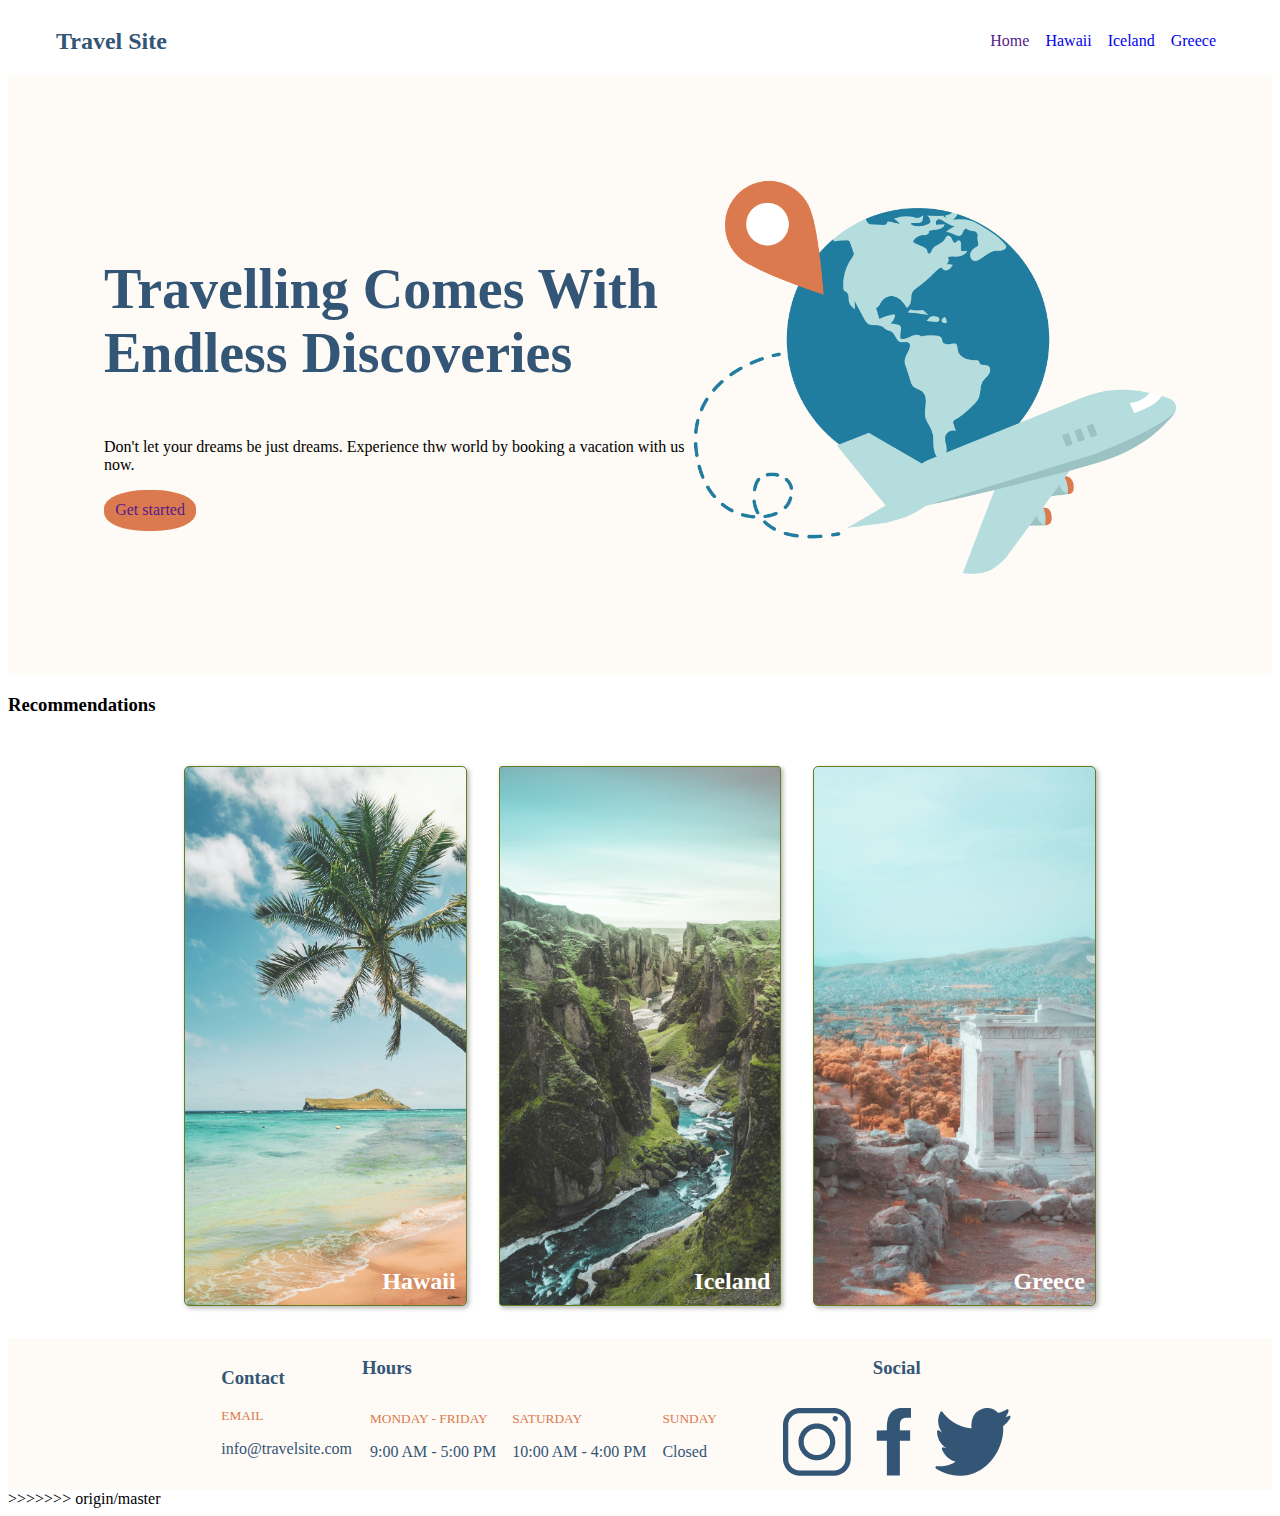
<file: index.html>
<!DOCTYPE html>
<html>
<head>
<title>Rajan Travelsite</title>
<link rel="stylesheet" href="./css/home.css">
</head>
<body>
<nav class="nav__navigation">
    <div class="nav__logo">
    <h2>Travel Site</h2></div>
    <div class="nav__pages">
    <a href="" >Home</a>
    <a href="./pages/hawaii.html" >Hawaii</a>
    <a href="./pages/iceland.html" >Iceland</a>
    <a href="./pages/greece.html" >Greece</a></div>
</nav>
<section class="main">
    <div class="main__about">
    <div class="main__content">
    <h1 class="main__content__heading">Travelling Comes With Endless Discoveries</h1>
    <p class="main__content__paragraph">Don't let your dreams be just dreams. Experience thw world by booking a vacation with us now.</p>
    <a class="main__button" href="" >Get started</a></div>
    <div class="main_image">
    <img class="hero_image" src="./assets/Images/hero.png" ></div>
</div>
</section>
<section class = "body__cards">
    <h3>Recommendations</h3>
    <div class ="image__cards">
    <a class="image__hawaii" href="./pages/hawaii.html">
        <h2 class="image__name">Hawaii</h2></a>
        <a class="image__iceland" href="./pages/iceland.html">
            <h2 class="image__name">Iceland</h2>
        </a>
            <a class="image__greece" href="./pages/greece.html">
                <h2 class="image__name">Greece</h2>
            </a>
        </a>
    </div>
</section>
<footer>
    <div class="footer__contact">
        <div class="footer__details">
            <h3 class="social__heading">Contact</h3>
            <p class="contact__heading">EMAIL</p>
            <P>info@travelsite.com</p>
        </div>
        <div class="footer__hours">
            <h3 class="social__heading">Hours</h3>
            <div class="footer__days">
                <div class="footer__weekdays">
                    <p class="contact__heading">MONDAY - FRIDAY </p>
                    <p>9:00 AM - 5:00 PM</p>
                </div>
                <div class="footer__weekdays"><p class="contact__heading">SATURDAY</p><p>10:00 AM - 4:00 PM</p></div>
                <div class="footer__weekdays"><p class="contact__heading">SUNDAY</p><p>Closed</p></div>
            </div>
        </div>
        <div class="footer__social">
        <h3 class="social__heading">Social</h3>
        <img class="social__icon" src="./assets/Icons/icon-instagram.png">
        <img class="social__icon" src="./assets/Icons/icon-facebook.png">
        <img class="social__icon" src="./assets/Icons/icon-twitter.png"></div>
    </div>
  </footer> 
</body>
</html> 
>>>>>>> origin/master
</file>
<file: css/home.css>
* {
  text-decoration: none;
}

.nav__navigation {
  background-color: #ffffff;
  display: flex;
  justify-content: space-between;
  box-sizing: border-box;
  padding: 0rem 3rem 0rem 3rem;
  font-size: 1rem;
}

.nav__logo {
  color: #335576;
}

.nav__pages {
  display: flex;
  align-items: center;
  color: black;
}
.nav__pages a {
  padding: 0.5rem;
}
.nav__pages:hover:after {
  color: black;
}

.main {
  display: flex;
  justify-content: center;
  align-items: center;
}

.main__about {
  color: #335576;
  background-color: #fefaf5;
  display: flex;
  padding: 6rem;
  justify-content: space-between;
}

.main__content {
  display: flex;
  flex-direction: column;
  justify-content: center;
  max-width: 60vw;
}

.main__content__heading {
  justify-content: left;
  font-size: 3.5rem;
}

.main__content__paragraph {
  justify-content: left;
  font-size: 3 rem;
  color: black;
}

.main__image {
  max-width: 20vh;
  display: flex;
  box-sizing: border-box;
  padding: 1rem 5rem 5rem 5rem;
  justify-content: right;
}

.hero_image {
  max-width: 100%;
  max-height: 100%;
}

.main__button {
  background-color: #db7a4e;
  box-sizing: border-box;
  width: -moz-fit-content;
  width: fit-content;
  padding: 0.7rem;
  border-radius: 45%;
}

.body__cards {
  display: flex;
  justify-content: left;
  align-items: center;
  flex-wrap: wrap;
}
.body__cards .image__cards {
  width: 100%;
  display: flex;
  box-sizing: border-box;
  justify-content: center;
  padding: 1rem 10rem 1rem 10rem;
}
.body__cards .image__cards .image__hawaii {
  width: 25vw;
  height: 60vh;
  border-radius: 5px;
  border: 1px solid rgb(98, 126, 32);
  background-image: url("../assets/Images/hawaii.jpg");
  background-size: cover;
  box-sizing: border-box;
  margin: 1rem;
  position: relative;
  box-shadow: 2px 2px 5px rgba(0, 0, 0, 0.3);
}
.body__cards .image__cards .image__iceland {
  width: 25vw;
  height: 60vh;
  border-radius: 3px;
  border: 1px solid rgb(98, 126, 32);
  box-shadow: 2px 2px 5px rgba(0, 0, 0, 0.3);
  background-size: cover;
  background-image: url("../assets/Images/iceland.jpg");
  box-sizing: border-box;
  margin: 1rem;
  position: relative;
}
.body__cards .image__cards .image__greece {
  width: 25vw;
  height: 60vh;
  border-radius: 5px;
  border: 1px solid rgb(98, 126, 32);
  background-size: cover;
  background-image: url("../assets/Images/greece.jpg");
  box-sizing: border-box;
  margin: 1rem;
  position: relative;
  box-shadow: 2px 2px 5px rgba(0, 0, 0, 0.3);
}
.body__cards .image__cards .image__name {
  color: white;
  position: absolute;
  bottom: 0;
  right: 0;
  margin: 10px;
}

.footer__contact {
  display: flex;
  box-sizing: border-box;
  justify-content: center;
  background-color: #fefaf5;
  color: #335576;
}
.footer__contact .contact__heading {
  font-size: smaller;
  color: #db7a4e;
}
.footer__contact .footer__details {
  box-sizing: border-box;
  padding: 10px;
}
.footer__contact .footer__hours {
  display: flex;
  flex-direction: column;
  box-sizing: border-box;
}
.footer__contact .footer__hours .footer__days {
  display: flex;
  justify-content: space-around;
  box-sizing: border-box;
}
.footer__contact .footer__hours .footer__days .footer__weekdays {
  margin: 0rem 0.5rem;
}
.footer__contact .footer__social {
  box-sizing: border-box;
  padding: 10px;
  margin: 0rem 1rem;
  box-sizing: border-box;
  padding: 0rem 2rem 0rem 2rem;
}
.footer__contact .footer__social .social__icon {
  margin: 10px;
}
.footer__contact .footer__social .social__heading {
  display: flex;
  justify-content: center;
}/*# sourceMappingURL=home.css.map */
</file>
